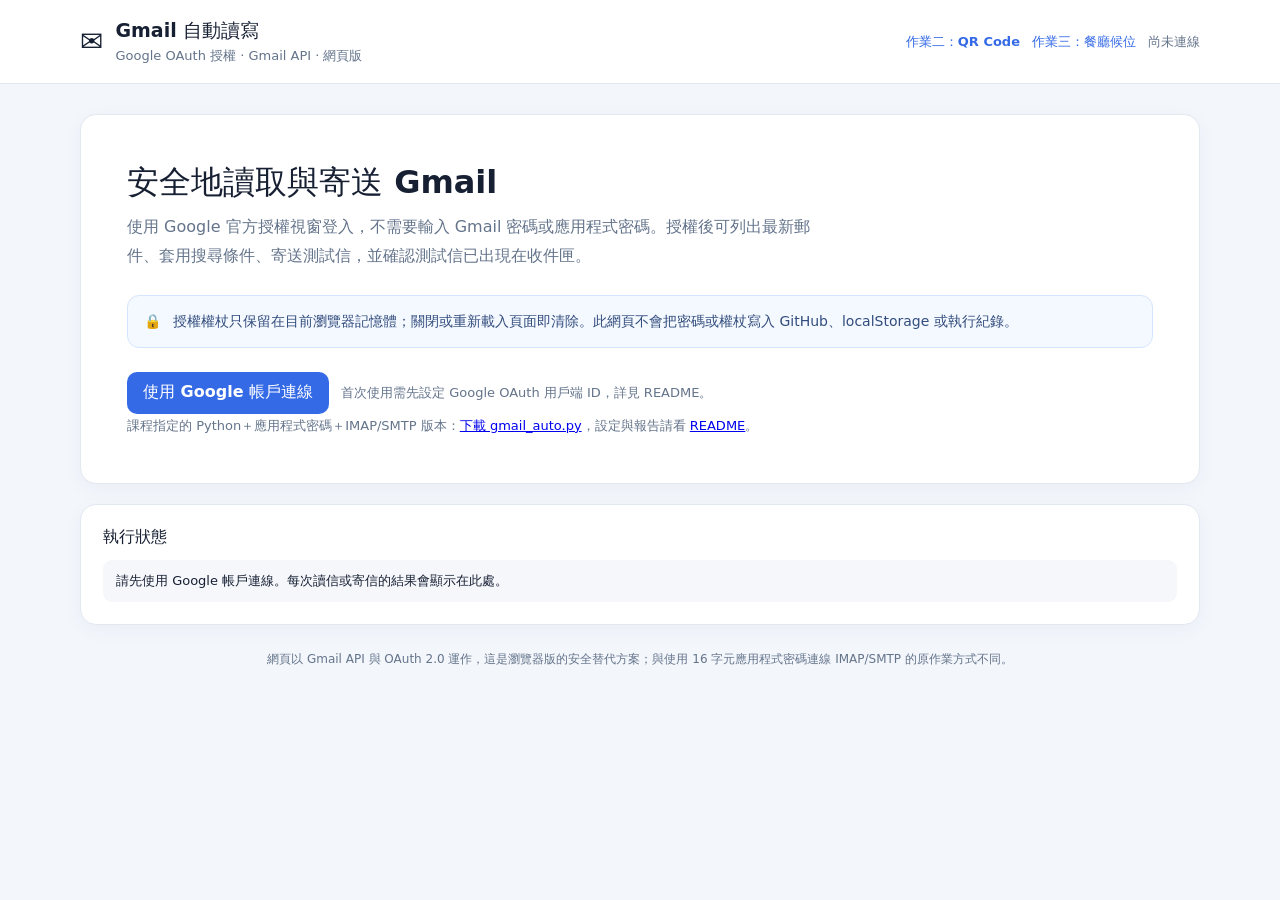
<file: index.html>
<!doctype html>
<html lang="zh-Hant">
<head>
  <meta charset="utf-8">
  <meta name="viewport" content="width=device-width, initial-scale=1">
  <meta name="color-scheme" content="light">
  <title>Gmail 自動讀寫</title>
  <style>
    :root {
      font-family: "Segoe UI", "Noto Sans TC", system-ui, sans-serif;
      color: #172033;
      background: #f3f6fb;
      font-synthesis: none;
      text-rendering: optimizeLegibility;
      --blue: #356ae6;
      --muted: #64748b;
      --line: #e2e8f0;
      --surface: #fff;
    }

    * { box-sizing: border-box; }

    body { margin: 0; min-width: 320px; }

    button, input, textarea { font: inherit; }

    button {
      min-height: 42px;
      padding: 0 16px;
      border: 0;
      border-radius: 10px;
      color: #fff;
      background: var(--blue);
      cursor: pointer;
      font-weight: 650;
    }

    button:hover:not(:disabled) { background: #2458d2; }
    button:disabled { cursor: not-allowed; opacity: .55; }
    button.secondary { color: #273449; background: #eaf0fb; }
    button.secondary:hover:not(:disabled) { background: #dce6f7; }
    button.danger { color: #a12e38; background: #fff0f0; }
    button.danger:hover:not(:disabled) { background: #ffe2e2; }

    header {
      display: flex;
      align-items: center;
      justify-content: space-between;
      gap: 20px;
      padding: 18px max(24px, calc((100% - 1120px) / 2));
      border-bottom: 1px solid var(--line);
      background: var(--surface);
    }

    .brand { display: flex; align-items: center; gap: 12px; }
    .brand-icon { font-size: 28px; }
    .brand h1 { margin: 0; font-size: 19px; }
    .brand p { margin: 3px 0 0; color: var(--muted); font-size: 13px; }
    .header-actions { display: flex; align-items: center; gap: 12px; }
    .account { color: var(--muted); font-size: 13px; }
    .assignment-link { color: var(--blue); font-size: 13px; font-weight: 650; text-decoration: none; }
    .assignment-link:hover { text-decoration: underline; }

    main { width: min(1120px, calc(100% - 32px)); margin: 30px auto 64px; }

    .welcome, .card {
      border: 1px solid var(--line);
      border-radius: 16px;
      background: var(--surface);
      box-shadow: 0 5px 20px rgb(34 55 90 / 4%);
    }

    .welcome { padding: clamp(24px, 5vw, 46px); }
    .welcome h2 { margin: 0 0 8px; font-size: clamp(23px, 4vw, 32px); }
    .welcome > p { max-width: 690px; margin: 0; color: var(--muted); line-height: 1.8; }

    .security-note {
      display: flex;
      gap: 12px;
      align-items: flex-start;
      margin: 24px 0;
      padding: 14px 16px;
      border: 1px solid #d6e5ff;
      border-radius: 12px;
      color: #324d7d;
      background: #f4f8ff;
      font-size: 14px;
      line-height: 1.65;
    }

    .welcome-actions { display: flex; flex-wrap: wrap; align-items: center; gap: 12px; }
    .setup-hint { color: var(--muted); font-size: 13px; }

    .workspace { display: grid; grid-template-columns: minmax(0, 1.35fr) minmax(300px, .8fr); gap: 20px; margin-top: 20px; }
    .workspace[hidden] { display: none; }
    .card { padding: 22px; }
    .card h2 { margin: 0; font-size: 18px; }
    .card-heading { display: flex; align-items: center; justify-content: space-between; gap: 12px; margin-bottom: 18px; }
    .filters { display: grid; grid-template-columns: 1fr 1fr auto; gap: 10px; margin-bottom: 16px; }
    label { display: block; margin-bottom: 6px; color: #475569; font-size: 12px; font-weight: 650; }
    .field { min-width: 0; }
    input, textarea {
      width: 100%;
      border: 1px solid #cbd5e1;
      border-radius: 9px;
      color: #172033;
      background: #fff;
    }
    input { height: 41px; padding: 0 11px; }
    textarea { min-height: 105px; padding: 10px 11px; resize: vertical; }
    input:focus, textarea:focus { border-color: var(--blue); outline: 3px solid rgb(53 106 230 / 13%); }
    .filter-button { align-self: end; }

    .mail-count { color: var(--muted); font-size: 12px; }
    .mail-list { display: grid; gap: 10px; }
    .mail-item { padding: 13px; border: 1px solid var(--line); border-radius: 11px; }
    .mail-meta { display: flex; justify-content: space-between; gap: 12px; color: var(--muted); font-size: 12px; }
    .mail-from { overflow: hidden; text-overflow: ellipsis; white-space: nowrap; }
    .mail-subject { margin: 7px 0 0; font-size: 14px; font-weight: 700; overflow-wrap: anywhere; }
    .empty-state { padding: 28px 12px; color: var(--muted); text-align: center; }
    .compose { display: grid; gap: 13px; }
    .compose button { justify-self: start; }
    .compose-help { margin: -4px 0 0; color: var(--muted); font-size: 12px; line-height: 1.6; }

    .activity { margin-top: 20px; }
    .activity h2 { margin: 0 0 12px; font-size: 16px; }
    #status { display: grid; gap: 8px; }
    .status-item { padding: 11px 13px; border-radius: 9px; background: #f5f7fb; font-size: 13px; line-height: 1.55; }
    .status-item.error { color: #922b35; background: #fff1f1; }
    .status-item.success { color: #21643b; background: #effaf2; }

    footer { margin-top: 24px; color: var(--muted); font-size: 12px; line-height: 1.7; text-align: center; }

    @media (max-width: 760px) {
      header { align-items: flex-start; padding: 14px 16px; }
      .header-actions { align-items: flex-end; flex-direction: column-reverse; gap: 7px; }
      .workspace { grid-template-columns: 1fr; }
      .filters { grid-template-columns: 1fr 1fr; }
      .filter-button { grid-column: 1 / -1; }
      .card { padding: 17px; }
      .setup-hint { flex-basis: 100%; }
    }

    @media (max-width: 420px) {
      .brand p { max-width: 190px; }
      .header-actions button { padding: 0 10px; font-size: 12px; }
      .filters { grid-template-columns: 1fr; }
      .filter-button { grid-column: auto; }
    }
  </style>
  <script src="https://accounts.google.com/gsi/client" async defer></script>
</head>
<body>
  <header>
    <div class="brand">
      <span class="brand-icon" aria-hidden="true">✉️</span>
      <div>
        <h1>Gmail 自動讀寫</h1>
        <p>Google OAuth 授權 · Gmail API · 網頁版</p>
      </div>
    </div>
    <div class="header-actions">
      <a class="assignment-link" href="./qrcode/">作業二：QR Code</a>
      <a class="assignment-link" href="./waitlist/">作業三：餐廳候位</a>
      <span id="account" class="account">尚未連線</span>
      <button id="signOut" class="secondary" type="button" hidden>登出並撤銷授權</button>
    </div>
  </header>

  <main>
    <section class="welcome" aria-labelledby="welcomeTitle">
      <h2 id="welcomeTitle">安全地讀取與寄送 Gmail</h2>
      <p>使用 Google 官方授權視窗登入，不需要輸入 Gmail 密碼或應用程式密碼。授權後可列出最新郵件、套用搜尋條件、寄送測試信，並確認測試信已出現在收件匣。</p>
      <div class="security-note">
        <span aria-hidden="true">🔒</span>
        <span>授權權杖只保留在目前瀏覽器記憶體；關閉或重新載入頁面即清除。此網頁不會把密碼或權杖寫入 GitHub、localStorage 或執行紀錄。</span>
      </div>
      <div class="welcome-actions">
        <button id="connect" type="button">使用 Google 帳戶連線</button>
        <span class="setup-hint">首次使用需先設定 Google OAuth 用戶端 ID，詳見 README。</span>
      </div>
      <p class="setup-hint">課程指定的 Python＋應用程式密碼＋IMAP/SMTP 版本：<a href="https://raw.githubusercontent.com/LAZY8870/-/main/gmail_auto.py">下載 gmail_auto.py</a>，設定與報告請看 <a href="https://github.com/LAZY8870/-/blob/main/README.md">README</a>。</p>
    </section>

    <section id="workspace" class="workspace" hidden aria-label="Gmail 工作區">
      <article class="card">
        <div class="card-heading">
          <h2>收件匣</h2>
          <span id="mailCount" class="mail-count">尚未讀取</span>
        </div>
        <div class="filters">
          <div class="field">
            <label for="subjectFilter">主旨關鍵字</label>
            <input id="subjectFilter" type="search" placeholder="例如：課程通知">
          </div>
          <div class="field">
            <label for="afterFilter">日期之後</label>
            <input id="afterFilter" type="date">
          </div>
          <button id="refresh" class="secondary filter-button" type="button">讀取最新 10 封</button>
        </div>
        <div id="mailList" class="mail-list" aria-live="polite">
          <div class="empty-state">登入後讀取收件匣。</div>
        </div>
      </article>

      <article class="card">
        <div class="card-heading">
          <h2>寄送測試信</h2>
        </div>
        <form id="compose" class="compose">
          <div class="field">
            <label for="recipient">收件者</label>
            <input id="recipient" name="recipient" type="email" autocomplete="email" required>
          </div>
          <div class="field">
            <label for="subject">主旨</label>
            <input id="subject" name="subject" type="text" maxlength="180" required>
          </div>
          <div class="field">
            <label for="body">內文</label>
            <textarea id="body" name="body" maxlength="10000" required></textarea>
          </div>
          <p class="compose-help">寄給目前登入的帳號時，會自動在收件匣搜尋這封信並顯示驗證結果。寄給其他人時只會回報 Gmail API 的寄送結果。</p>
          <button id="send" type="submit">寄出郵件</button>
        </form>
      </article>
    </section>

    <section class="card activity" aria-labelledby="activityTitle">
      <h2 id="activityTitle">執行狀態</h2>
      <div id="status" aria-live="polite">
        <div class="status-item">請先使用 Google 帳戶連線。每次讀信或寄信的結果會顯示在此處。</div>
      </div>
    </section>

    <footer>
      網頁以 Gmail API 與 OAuth 2.0 運作，這是瀏覽器版的安全替代方案；與使用 16 字元應用程式密碼連線 IMAP/SMTP 的原作業方式不同。
    </footer>
  </main>

  <script>
    "use strict";

    // Replace this with the OAuth 2.0 Web application client ID from Google Cloud.
    const GOOGLE_CLIENT_ID = "YOUR_GOOGLE_OAUTH_CLIENT_ID";
    const GMAIL_SCOPE = "https://www.googleapis.com/auth/gmail.readonly https://www.googleapis.com/auth/gmail.send";
    const API_ROOT = "https://gmail.googleapis.com/gmail/v1/users/me";
    const MAX_MESSAGES = 10;

    let tokenClient = null;
    let accessToken = null;
    let accountEmail = "";
    let operationBusy = false;

    const elements = {
      account: document.querySelector("#account"),
      connect: document.querySelector("#connect"),
      signOut: document.querySelector("#signOut"),
      workspace: document.querySelector("#workspace"),
      refresh: document.querySelector("#refresh"),
      mailCount: document.querySelector("#mailCount"),
      mailList: document.querySelector("#mailList"),
      subjectFilter: document.querySelector("#subjectFilter"),
      afterFilter: document.querySelector("#afterFilter"),
      compose: document.querySelector("#compose"),
      send: document.querySelector("#send"),
      recipient: document.querySelector("#recipient"),
      subject: document.querySelector("#subject"),
      body: document.querySelector("#body"),
      status: document.querySelector("#status"),
    };

    function report(message, kind = "info") {
      const item = document.createElement("div");
      item.className = `status-item${kind === "error" ? " error" : kind === "success" ? " success" : ""}`;
      item.textContent = `${new Date().toLocaleTimeString()}　${message}`;
      elements.status.prepend(item);
      while (elements.status.children.length > 8) {
        elements.status.lastElementChild.remove();
      }
    }

    function describeError(error) {
      const detail = error && error.message ? error.message : String(error);
      if (/401|invalid credentials|unauthenticated/i.test(detail)) {
        return "Google 授權已失效，請登出後重新連線。";
      }
      if (/403|insufficient|forbidden|permission/i.test(detail)) {
        return "Google 帳戶未授予所需 Gmail 權限，請重新連線並同意讀信及寄信權限。";
      }
      if (/failed to fetch|network|load failed/i.test(detail)) {
        return "網路連線失敗，請檢查網路後重試。";
      }
      return detail;
    }

    async function gmailRequest(path, options = {}) {
      if (!accessToken) {
        throw new Error("請先連線 Google 帳戶。");
      }
      const response = await fetch(`${API_ROOT}${path}`, {
        ...options,
        headers: {
          Authorization: `Bearer ${accessToken}`,
          ...(options.headers || {}),
        },
      });
      if (!response.ok) {
        const payload = await response.json().catch(() => ({}));
        const message = payload.error && payload.error.message
          ? payload.error.message
          : `Gmail API 回應錯誤（HTTP ${response.status}）。`;
        throw new Error(message);
      }
      if (response.status === 204) {
        return null;
      }
      return response.json();
    }

    function decodeBase64Url(value) {
      const normalized = value.replace(/-/g, "+").replace(/_/g, "/");
      const binary = atob(normalized);
      const bytes = Uint8Array.from(binary, character => character.charCodeAt(0));
      return new TextDecoder("utf-8").decode(bytes);
    }

    function getHeader(headers, name) {
      const header = (headers || []).find(item => item.name.toLowerCase() === name.toLowerCase());
      return header ? header.value : "";
    }

    function renderMessages(messages, inboxEstimate, resultSizeEstimate) {
      elements.mailList.replaceChildren();
      elements.mailCount.textContent = `收件匣約 ${inboxEstimate} 封 · 符合條件約 ${resultSizeEstimate} 封 · 顯示 ${messages.length} 封`;
      if (messages.length === 0) {
        const empty = document.createElement("div");
        empty.className = "empty-state";
        empty.textContent = "沒有符合條件的郵件。";
        elements.mailList.append(empty);
        return;
      }

      for (const message of messages) {
        const item = document.createElement("article");
        item.className = "mail-item";
        const meta = document.createElement("div");
        meta.className = "mail-meta";
        const sender = document.createElement("span");
        sender.className = "mail-from";
        sender.textContent = message.sender || "未知寄件者";
        const time = document.createElement("time");
        const parsedDate = Date.parse(message.date);
        time.textContent = Number.isNaN(parsedDate)
          ? message.date || ""
          : new Date(parsedDate).toLocaleString();
        meta.append(sender, time);
        const subject = document.createElement("p");
        subject.className = "mail-subject";
        subject.textContent = message.subject || "（無主旨）";
        item.append(meta, subject);
        elements.mailList.append(item);
      }
    }

    function buildSearchQuery() {
      const parts = ["in:inbox"];
      const subject = elements.subjectFilter.value.trim();
      const after = elements.afterFilter.value;
      if (subject) {
        parts.push(`subject:"${subject.replace(/["\\]/g, " ").trim()}"`);
      }
      if (after) {
        const [year, month, day] = after.split("-").map(Number);
        const dateValue = new Date(Date.UTC(year, month - 1, day));
        const afterEpoch = Math.floor(dateValue.getTime() / 1000);
        parts.push(`after:${afterEpoch}`);
      }
      return parts.join(" ");
    }

    async function loadMessages(query = buildSearchQuery()) {
      const [list, inbox] = await Promise.all([
        gmailRequest(`/messages?maxResults=${MAX_MESSAGES}&q=${encodeURIComponent(query)}`),
        gmailRequest("/messages?maxResults=1&q=in%3Ainbox"),
      ]);
      const messages = list.messages || [];
      const details = await Promise.all(messages.map(async message => {
        const detail = await gmailRequest(`/messages/${encodeURIComponent(message.id)}?format=metadata&metadataHeaders=From&metadataHeaders=Subject&metadataHeaders=Date`);
        return {
          id: detail.id,
          sender: getHeader(detail.payload.headers, "From"),
          subject: getHeader(detail.payload.headers, "Subject"),
          date: getHeader(detail.payload.headers, "Date"),
        };
      }));
      details.sort((first, second) => Date.parse(second.date) - Date.parse(first.date));
      renderMessages(details, inbox.resultSizeEstimate || 0, list.resultSizeEstimate || 0);
      return details;
    }

    function setBusy(busy) {
      operationBusy = busy;
      elements.refresh.disabled = busy || !accessToken;
      elements.send.disabled = busy || !accessToken;
      elements.connect.disabled = busy || Boolean(accessToken);
    }

    async function readInbox() {
      if (operationBusy || !accessToken) return;
      setBusy(true);
      try {
        const messages = await loadMessages();
        report(`讀取結果：已透過 Gmail API 讀取收件匣最新 ${messages.length} 封郵件。`, "success");
      } catch (error) {
        report(`讀取失敗：${describeError(error)}`, "error");
      } finally {
        setBusy(false);
      }
    }

    function toBase64(text) {
      const bytes = new TextEncoder().encode(text);
      let binary = "";
      for (const byte of bytes) binary += String.fromCharCode(byte);
      return btoa(binary);
    }

    function toBase64Url(text) {
      return toBase64(text).replace(/\+/g, "-").replace(/\//g, "_").replace(/=+$/g, "");
    }

    function encodeHeader(value) {
      const bytes = new TextEncoder().encode(value);
      let binary = "";
      for (const byte of bytes) binary += String.fromCharCode(byte);
      return `=?UTF-8?B?${btoa(binary)}?=`;
    }

    function createRawMessage(recipient, subject, body) {
      const safeRecipient = recipient.replace(/[\r\n]/g, "");
      const safeSubject = subject.replace(/[\r\n]/g, " ");
      const content = [
        `To: ${safeRecipient}`,
        `Subject: ${encodeHeader(safeSubject)}`,
        "MIME-Version: 1.0",
        "Content-Type: text/plain; charset=UTF-8",
        "Content-Transfer-Encoding: base64",
        "",
        toBase64(body),
      ].join("\r\n");
      return toBase64Url(content);
    }

    async function verifyMessage(subject) {
      const escaped = subject.replace(/["\\]/g, " ").trim();
      const query = `in:inbox from:me subject:"${escaped}" newer_than:2d`;
      const attempts = 5;
      for (let attempt = 0; attempt < attempts; attempt += 1) {
        const messages = await loadMessages(query);
        if (messages.some(message => message.subject === subject)) {
          return true;
        }
        if (attempt < attempts - 1) {
          await new Promise(resolve => setTimeout(resolve, 2000));
        }
      }
      return false;
    }

    async function sendMessage(event) {
      event.preventDefault();
      if (operationBusy || !accessToken) return;
      if (!elements.compose.reportValidity()) return;

      const recipient = elements.recipient.value.trim();
      const subject = elements.subject.value.trim();
      const body = elements.body.value;
      setBusy(true);
      try {
        await gmailRequest("/messages/send", {
          method: "POST",
          headers: { "Content-Type": "application/json" },
          body: JSON.stringify({ raw: createRawMessage(recipient, subject, body) }),
        });
        report(`寄送結果：Gmail API 已接受寄送至 ${recipient}，主旨「${subject}」。`, "success");

        if (recipient.toLowerCase() === accountEmail.toLowerCase()) {
          report("正在收件匣搜尋測試信，以驗證寄送結果……");
          const verified = await verifyMessage(subject);
          if (verified) {
            report("寄送後驗證成功：已在收件匣找到剛寄出的郵件。", "success");
          } else {
            report("寄送後驗證逾時：Gmail 已接受寄送，但尚未在收件匣找到該信。", "error");
          }
        } else {
          report("未執行收件匣驗證：網頁只能讀取目前登入帳號的郵件，無法確認其他收件者是否收到。");
        }
      } catch (error) {
        report(`寄送失敗：${describeError(error)}`, "error");
      } finally {
        setBusy(false);
      }
    }

    function connectGoogle() {
      if (GOOGLE_CLIENT_ID === "YOUR_GOOGLE_OAUTH_CLIENT_ID") {
        report("尚未設定 Google OAuth 用戶端 ID；請先依 README 完成 Google Cloud 設定。", "error");
        return;
      }
      if (!window.google || !window.google.accounts || !window.google.accounts.oauth2) {
        report("Google 授權程式尚未載入，請檢查網路連線後重試。", "error");
        return;
      }
      tokenClient = window.google.accounts.oauth2.initTokenClient({
        client_id: GOOGLE_CLIENT_ID,
        scope: GMAIL_SCOPE,
        callback: async response => {
          if (response.error) {
            report(`Google 授權失敗：${response.error}`, "error");
            return;
          }
          accessToken = response.access_token;
          try {
            const profile = await gmailRequest("/profile");
            accountEmail = profile.emailAddress || "";
            elements.account.textContent = accountEmail || "Google 帳戶已連線";
            elements.workspace.hidden = false;
            elements.signOut.hidden = false;
            elements.connect.hidden = true;
            elements.recipient.value = accountEmail;
            report(`Google 帳戶授權成功：${accountEmail || "已連線"}`, "success");
            await readInbox();
          } catch (error) {
            clearSession();
            report(`無法讀取帳號資訊：${describeError(error)}`, "error");
          }
        },
        error_callback: error => report(`無法開啟 Google 授權視窗：${error.type}`, "error"),
      });
      tokenClient.requestAccessToken({ prompt: "consent" });
    }

    function clearSession() {
      accessToken = null;
      accountEmail = "";
      elements.account.textContent = "尚未連線";
      elements.workspace.hidden = true;
      elements.signOut.hidden = true;
      elements.connect.hidden = false;
      elements.mailList.replaceChildren();
      elements.mailCount.textContent = "尚未讀取";
      const empty = document.createElement("div");
      empty.className = "empty-state";
      empty.textContent = "登入後讀取收件匣。";
      elements.mailList.append(empty);
      setBusy(false);
    }

    function disconnectGoogle() {
      if (accessToken && window.google && window.google.accounts) {
        window.google.accounts.oauth2.revoke(accessToken, () => {
          report("已撤銷 Google 授權並清除本頁工作階段。");
        });
      }
      clearSession();
    }

    elements.connect.addEventListener("click", connectGoogle);
    elements.signOut.addEventListener("click", disconnectGoogle);
    elements.refresh.addEventListener("click", readInbox);
    elements.compose.addEventListener("submit", sendMessage);
  </script>
</body>
</html>
</file>
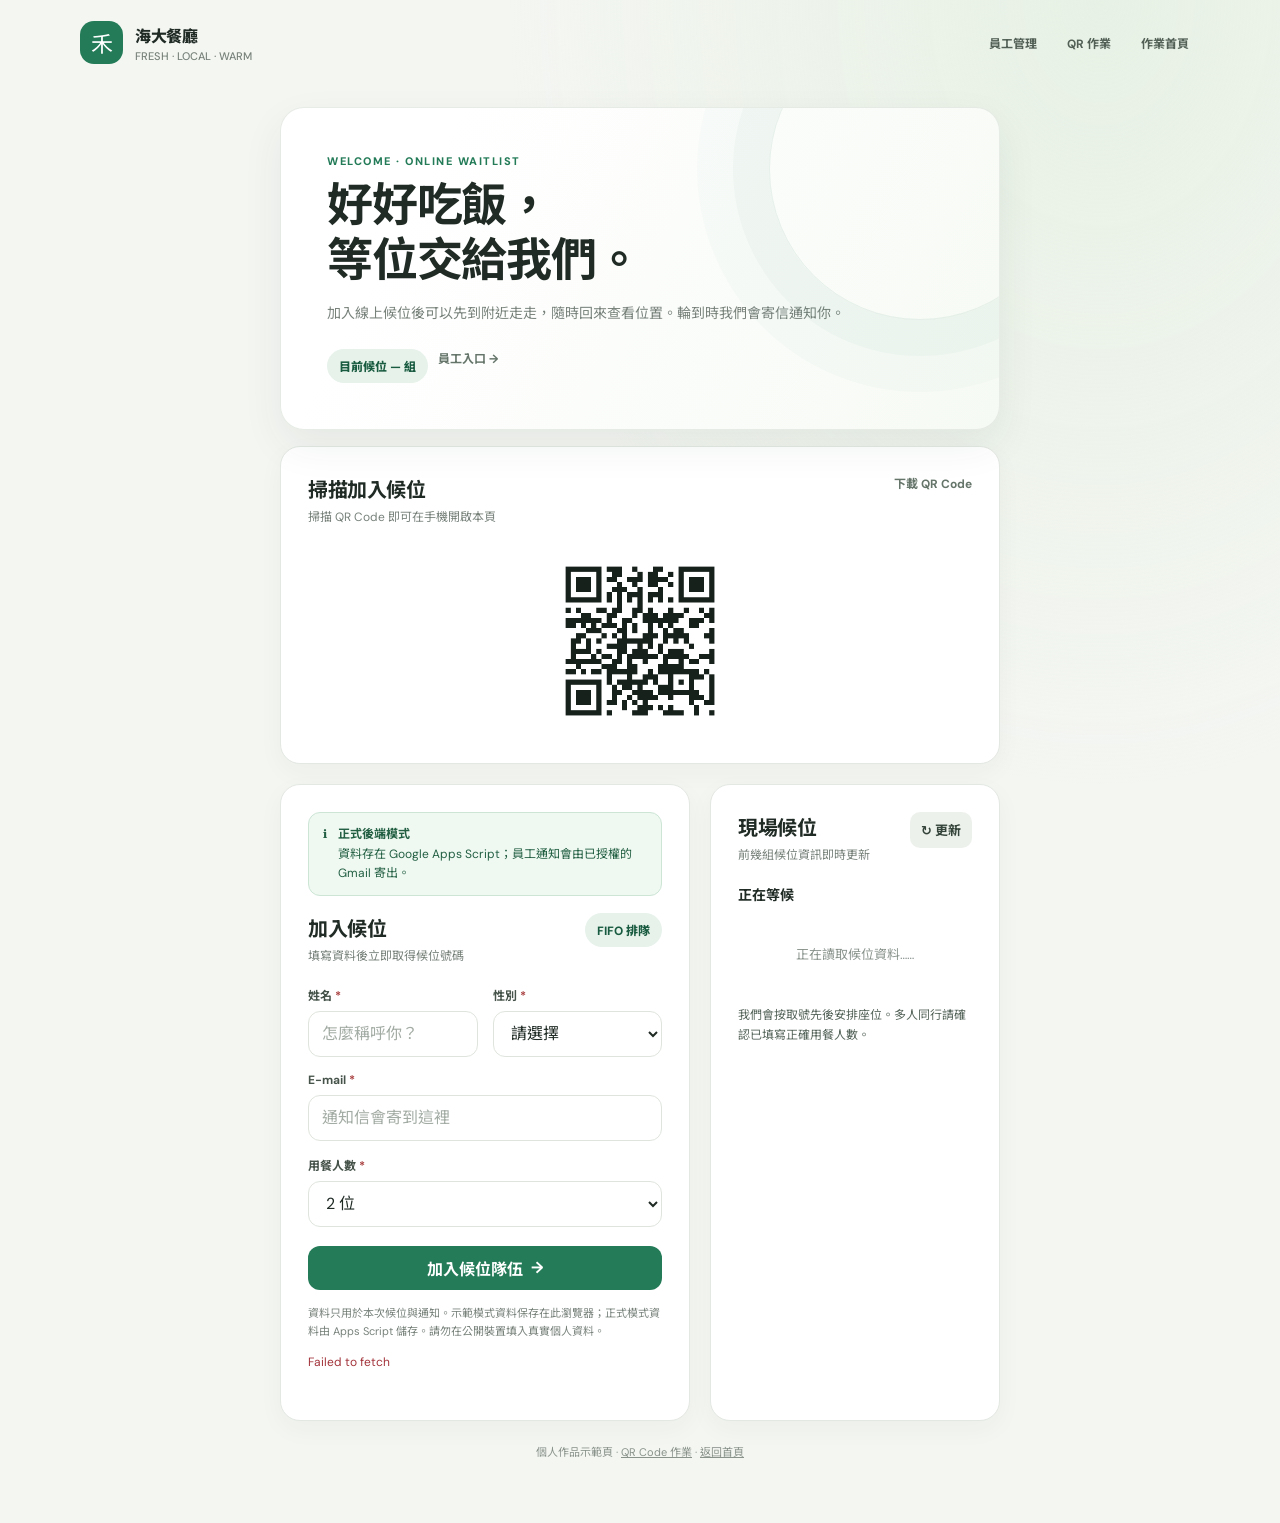
<file: waitlist/index.html>
<!doctype html>
<html lang="zh-Hant">
<head>
  <meta charset="utf-8">
  <meta name="viewport" content="width=device-width, initial-scale=1">
  <meta name="theme-color" content="#237b58">
  <meta name="description" content="海大餐廳線上候位，加入隊伍、查看候位狀態。">
  <title>海大餐廳｜線上候位</title>
  <link rel="stylesheet" href="./waitlist.css">
  <script src="./app.js" defer></script>
</head>
<body data-page="customer">
  <header class="topbar">
    <a class="brand" href="./">
      <span class="brand-mark" aria-hidden="true">禾</span>
      <span><span class="brand-title">海大餐廳</span><span class="brand-subtitle">FRESH · LOCAL · WARM</span></span>
    </a>
    <nav class="topbar-links" aria-label="主要導覽">
      <a href="./staff.html">員工管理</a>
      <a href="../qrcode/">QR 作業</a>
      <a href="../">作業首頁</a>
    </nav>
  </header>

  <main class="page page-narrow">
    <section class="hero">
      <p class="eyebrow">WELCOME · ONLINE WAITLIST</p>
      <h1>好好吃飯，<br>等位交給我們。</h1>
      <p>加入線上候位後可以先到附近走走，隨時回來查看位置。輪到時我們會寄信通知你。</p>
      <div class="hero-actions">
        <span class="wait-pill">目前候位 <span id="currentCount">—</span> 組</span>
        <a class="subtle-link" href="./staff.html">員工入口 →</a>
      </div>
    </section>

    <section class="card" style="margin-top:16px">
      <div class="card-heading">
        <div><h2>掃描加入候位</h2><p class="card-caption">掃描 QR Code 即可在手機開啟本頁</p></div>
        <a class="subtle-link" href="./qr_waitlist_demo.png" download>下載 QR Code</a>
      </div>
      <img src="./qr_waitlist_demo.png" alt="海大餐廳候位頁 QR Code" width="190" height="190" style="display:block;width:min(190px,100%);height:auto;margin:auto;border-radius:12px">
    </section>

    <section class="main-grid">
      <article class="card">
        <div class="mode-banner" id="modeBanner" role="note">
          <span aria-hidden="true">ℹ</span>
          <div><strong>示範模式</strong><span data-mode-description>候位資料只存在此瀏覽器，不會跨裝置同步，也不會真的寄送通知信。</span></div>
        </div>
        <div class="card-heading">
          <div><h2>加入候位</h2><p class="card-caption">填寫資料後立即取得候位號碼</p></div>
          <span class="wait-pill">FIFO 排隊</span>
        </div>

        <form id="joinForm" novalidate>
          <div class="field-grid">
            <div class="field">
              <label for="customerName">姓名 <span class="required">*</span></label>
              <input id="customerName" name="name" autocomplete="name" maxlength="60" placeholder="怎麼稱呼你？" required>
            </div>
            <div class="field">
              <label for="customerGender">性別 <span class="required">*</span></label>
              <select id="customerGender" name="gender" required>
                <option value="" selected disabled>請選擇</option>
                <option value="男">男</option>
                <option value="女">女</option>
                <option value="其他">其他／不便透露</option>
              </select>
            </div>
            <div class="field field-wide">
              <label for="customerEmail">E-mail <span class="required">*</span></label>
              <input id="customerEmail" name="email" type="email" autocomplete="email" maxlength="254" placeholder="通知信會寄到這裡" required>
            </div>
            <div class="field field-wide">
              <label for="partySize">用餐人數 <span class="required">*</span></label>
              <select id="partySize" name="party_size" required>
                <option value="1">1 位</option>
                <option value="2" selected>2 位</option>
                <option value="3">3 位</option>
                <option value="4">4 位</option>
                <option value="5">5 位</option>
                <option value="6">6 位</option>
                <option value="7">7 位</option>
                <option value="8">8 位</option>
                <option value="9">9 位</option>
                <option value="10">10 位</option>
              </select>
            </div>
          </div>
          <div class="form-actions"><button id="joinButton" type="submit">加入候位隊伍 <span aria-hidden="true">→</span></button></div>
          <p class="privacy-note">資料只用於本次候位與通知。示範模式資料保存在此瀏覽器；正式模式資料由 Apps Script 儲存。請勿在公開裝置填入真實個人資料。</p>
        </form>

        <section id="ticketPanel" class="ticket" hidden aria-live="polite">
          <div class="ticket-top">
            <div><p class="eyebrow">YOUR WAITING NUMBER</p><strong id="ticketNumber" class="ticket-number">#—</strong></div>
            <div class="ticket-position"><div><strong id="ticketAhead">0</strong><span>組在你前面</span></div></div>
          </div>
          <span id="ticketStatus" class="ticket-status">候位中</span>
          <div class="ticket-footer">
            <span id="ticketName"></span> · <span id="ticketParty"></span><br>
            候位狀態每 5 秒自動更新，收到通知後請儘速到櫃台報到。
          </div>
          <div class="ticket-actions"><button id="cancelTicket" class="secondary subtle" type="button">取消我的候位</button></div>
        </section>
        <p id="notice" class="notice" role="status" aria-live="polite"></p>
      </article>

      <aside class="card">
        <div class="card-heading">
          <div><h2>現場候位</h2><p class="card-caption">前幾組候位資訊即時更新</p></div>
          <button id="refreshQueue" class="secondary subtle" type="button" aria-label="重新整理候位">↻ 更新</button>
        </div>
        <div class="queue-preview">
          <h3>正在等候</h3>
          <div id="queueList" class="queue-list"><div class="empty-state">正在讀取候位資料……</div></div>
        </div>
        <div class="notice">我們會按取號先後安排座位。多人同行請確認已填寫正確用餐人數。</div>
      </aside>
    </section>

    <p class="footer">個人作品示範頁 · <a href="../qrcode/">QR Code 作業</a> · <a href="../">返回首頁</a></p>
  </main>
</body>
</html>
</file>
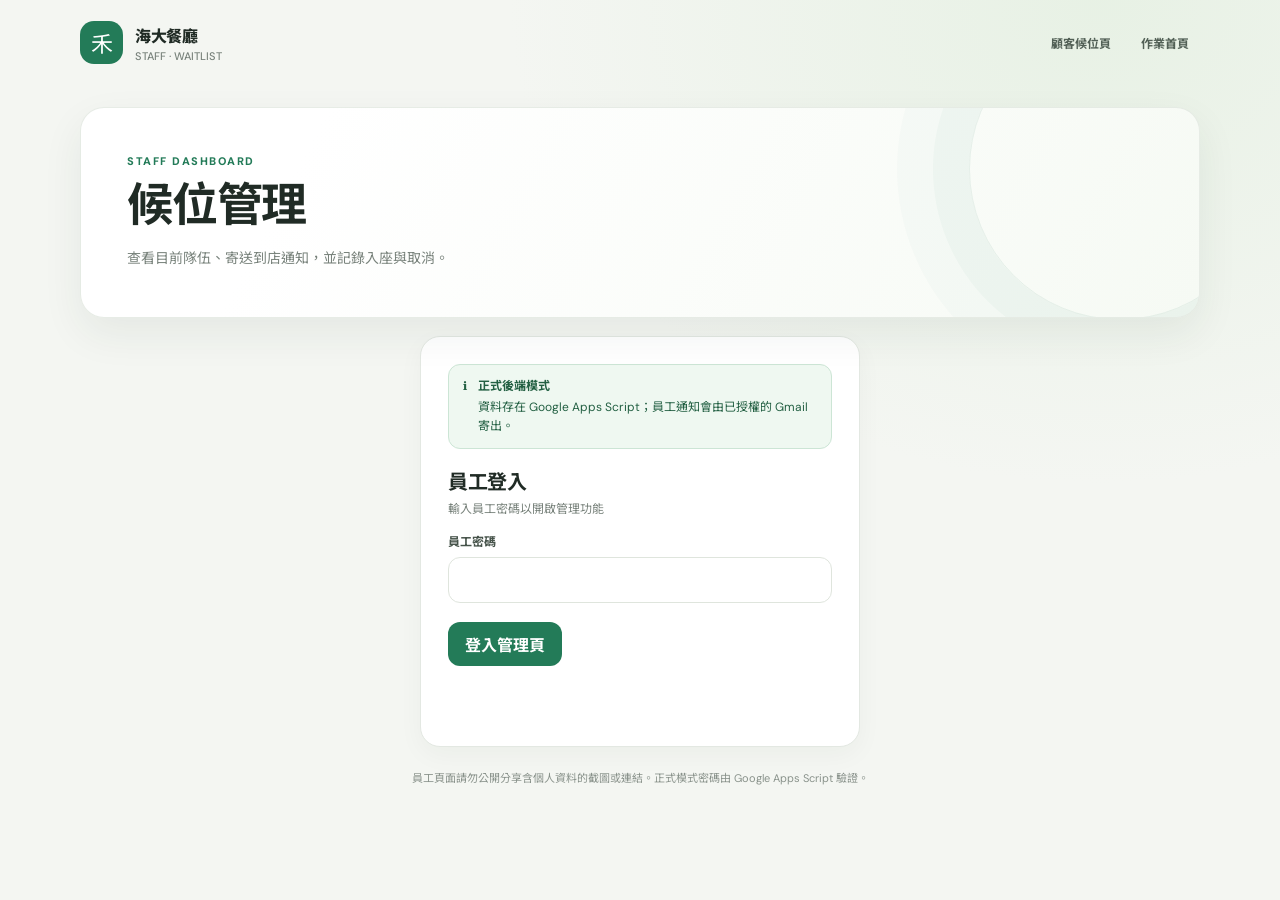
<file: waitlist/staff.html>
<!doctype html>
<html lang="zh-Hant">
<head>
  <meta charset="utf-8">
  <meta name="viewport" content="width=device-width, initial-scale=1">
  <meta name="theme-color" content="#237b58">
  <meta name="description" content="海大餐廳員工候位管理。">
  <title>海大餐廳｜員工管理</title>
  <link rel="stylesheet" href="./waitlist.css">
  <script src="./app.js" defer></script>
</head>
<body data-page="staff">
  <header class="topbar">
    <a class="brand" href="./">
      <span class="brand-mark" aria-hidden="true">禾</span>
      <span><span class="brand-title">海大餐廳</span><span class="brand-subtitle">STAFF · WAITLIST</span></span>
    </a>
    <nav class="topbar-links" aria-label="主要導覽">
      <a href="./">顧客候位頁</a>
      <a href="../">作業首頁</a>
    </nav>
  </header>

  <main class="page">
    <section class="hero">
      <p class="eyebrow">STAFF DASHBOARD</p>
      <h1>候位管理</h1>
      <p>查看目前隊伍、寄送到店通知，並記錄入座與取消。</p>
    </section>

    <section class="card login-panel">
      <div class="mode-banner" id="modeBanner" role="note">
        <span aria-hidden="true">ℹ</span>
        <div><strong>示範模式</strong><span data-mode-description>候位資料只存在此瀏覽器，不會跨裝置同步，也不會真的寄送通知信。</span></div>
      </div>
      <form id="staffLoginForm">
        <h2>員工登入</h2>
        <p class="card-caption">輸入員工密碼以開啟管理功能</p>
        <div class="field">
          <label for="staffPassword">員工密碼</label>
          <input id="staffPassword" type="password" autocomplete="current-password" maxlength="128" required>
          <p class="field-hint" data-demo-mode-note>示範模式密碼為 <code>staff</code>；僅供本瀏覽器展示，非正式安全驗證。</p>
        </div>
        <div class="form-actions"><button type="submit">登入管理頁</button></div>
      </form>
      <p id="staffNotice" class="notice" role="status" aria-live="polite"></p>
    </section>

    <section id="staffPanel" class="page" hidden style="padding:0">
      <article class="card">
        <div class="toolbar">
          <div><h2>候位 Queue</h2><p class="card-caption">FIFO 先進先出 · 每 5 秒自動更新</p></div>
          <div class="toolbar-actions">
            <button id="refreshStaff" class="secondary subtle" type="button">↻ 更新</button>
            <button id="logoutStaff" class="secondary subtle" type="button">登出</button>
          </div>
        </div>
        <div class="stat-grid staff-summary">
          <div class="stat-box"><strong id="staffCount" class="stat-value">0</strong><span class="stat-label">目前候位</span></div>
          <div class="stat-box"><strong id="joinedCount" class="stat-value">0</strong><span class="stat-label">今日取號</span></div>
          <div class="stat-box"><strong id="seatedCount" class="stat-value">0</strong><span class="stat-label">今日入座</span></div>
          <div class="stat-box"><strong id="cancelledCount" class="stat-value">0</strong><span class="stat-label">今日取消</span></div>
        </div>
        <div class="table-wrap">
          <table class="queue-table">
            <thead>
              <tr><th>號碼</th><th>顧客 / E-mail</th><th>性別</th><th>人數</th><th>候位時間</th><th>狀態</th><th>操作</th></tr>
            </thead>
            <tbody id="staffQueue"><tr><td class="empty-state" colspan="7">登入後載入候位資料。</td></tr></tbody>
          </table>
        </div>
        <p id="staffActionNotice" class="notice" role="status" aria-live="polite"></p>
      </article>

      <article class="card" style="margin-top:18px">
        <div class="card-heading"><div><h2>事件紀錄</h2><p class="card-caption">最近 40 筆候位、通知、入座與取消操作</p></div><span class="wait-pill">平均等候 <span id="averageWait">0 分</span></span></div>
        <div id="eventLog" class="history-list"><div class="empty-state">尚無操作紀錄。</div></div>
        <div class="demo-tools"><button id="resetDemo" class="danger subtle" type="button">清除示範資料</button></div>
      </article>
    </section>

    <p class="footer">員工頁面請勿公開分享含個人資料的截圖或連結。正式模式密碼由 Google Apps Script 驗證。</p>
  </main>
</body>
</html>
</file>
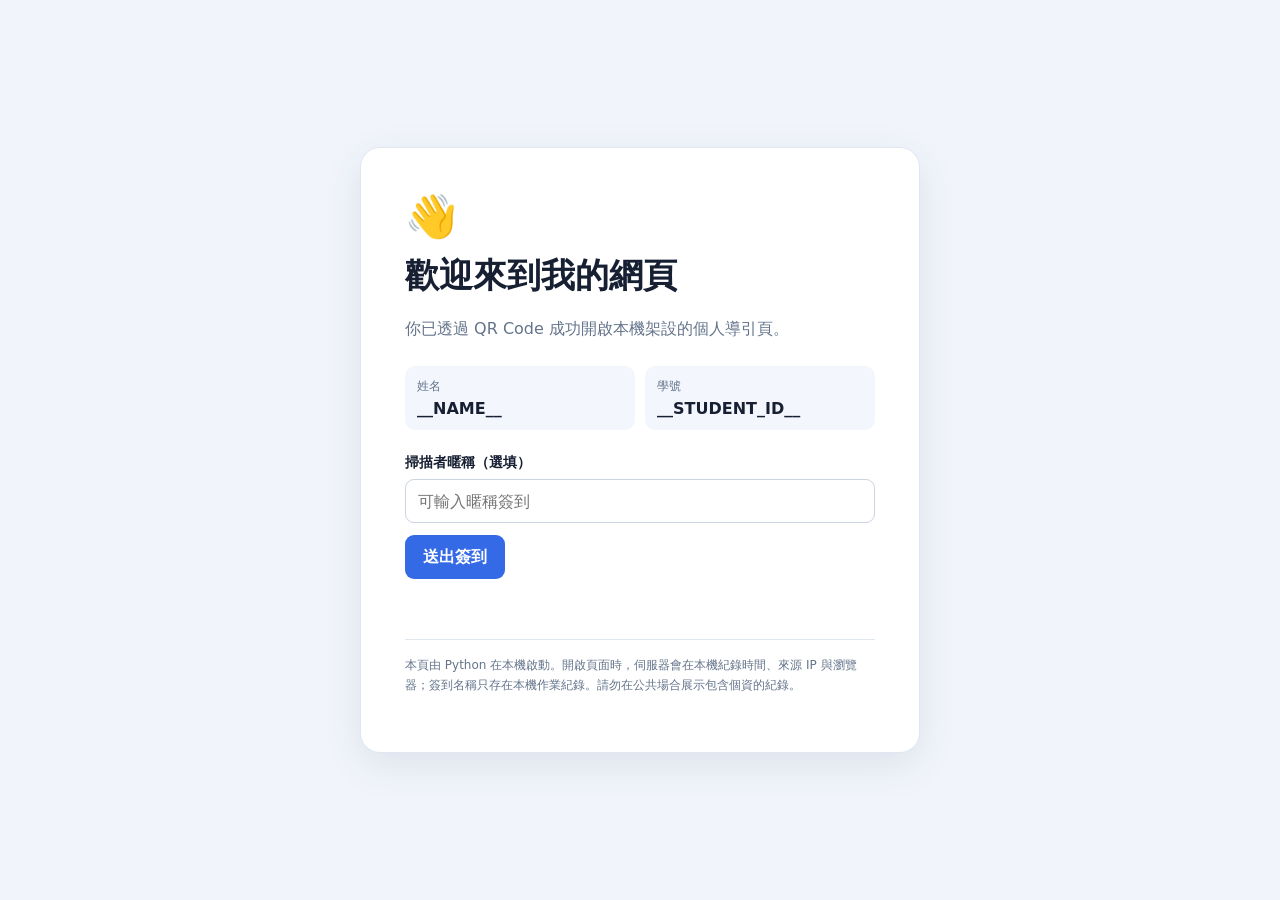
<file: qrcode/site/index.template.html>
<!doctype html>
<html lang="zh-Hant">
<head>
  <meta charset="utf-8">
  <meta name="viewport" content="width=device-width, initial-scale=1">
  <title>我的 QR Code 導引網頁</title>
  <style>
    :root { font-family: "Segoe UI", "Noto Sans TC", system-ui, sans-serif; color: #172033; background: #f1f5fb; }
    * { box-sizing: border-box; }
    body { margin: 0; min-height: 100vh; display: grid; place-items: center; padding: 20px; }
    main { width: min(560px, 100%); padding: clamp(24px, 7vw, 44px); border: 1px solid #dfe7f2; border-radius: 20px; background: #fff; box-shadow: 0 12px 40px rgb(26 47 79 / 9%); }
    .icon { font-size: 42px; }
    h1 { margin: 12px 0 6px; font-size: clamp(24px, 5vw, 34px); }
    .intro, .help { color: #64748b; line-height: 1.7; }
    .profile { display: grid; grid-template-columns: 1fr 1fr; gap: 10px; margin: 24px 0; }
    .profile div { padding: 12px; border-radius: 10px; background: #f3f6fc; }
    .profile dt { color: #64748b; font-size: 12px; }
    .profile dd { margin: 4px 0 0; font-size: 16px; font-weight: 700; overflow-wrap: anywhere; }
    label { display: block; margin-bottom: 7px; font-size: 14px; font-weight: 650; }
    input { width: 100%; height: 44px; padding: 0 12px; border: 1px solid #cbd5e1; border-radius: 9px; font: inherit; }
    button { min-height: 44px; margin-top: 12px; padding: 0 18px; border: 0; border-radius: 9px; color: #fff; background: #356ae6; font: inherit; font-weight: 650; cursor: pointer; }
    button:hover { background: #2458d2; }
    #message { min-height: 24px; margin-top: 12px; color: #21643b; font-size: 13px; }
    .privacy { margin-top: 24px; padding-top: 16px; border-top: 1px solid #e2e8f0; color: #64748b; font-size: 12px; line-height: 1.65; }
    @media (max-width: 430px) { .profile { grid-template-columns: 1fr; } }
  </style>
</head>
<body>
  <main>
    <div class="icon" aria-hidden="true">👋</div>
    <h1>歡迎來到我的網頁</h1>
    <p class="intro">你已透過 QR Code 成功開啟本機架設的個人導引頁。</p>
    <dl class="profile">
      <div><dt>姓名</dt><dd id="name">__NAME__</dd></div>
      <div><dt>學號</dt><dd id="studentId">__STUDENT_ID__</dd></div>
    </dl>
    <form id="checkinForm">
      <label for="visitor">掃描者暱稱（選填）</label>
      <input id="visitor" name="visitor" maxlength="40" autocomplete="nickname" placeholder="可輸入暱稱簽到">
      <button type="submit">送出簽到</button>
    </form>
    <div id="message" aria-live="polite"></div>
    <p class="privacy">本頁由 Python 在本機啟動。開啟頁面時，伺服器會在本機紀錄時間、來源 IP 與瀏覽器；簽到名稱只存在本機作業紀錄。請勿在公共場合展示包含個資的紀錄。</p>
  </main>
  <script>
    "use strict";
    const form = document.querySelector("#checkinForm");
    const message = document.querySelector("#message");
    form.addEventListener("submit", async event => {
      event.preventDefault();
      const visitor = document.querySelector("#visitor").value.trim();
      try {
        const response = await fetch("/api/checkins", {
          method: "POST",
          headers: { "Content-Type": "application/json" },
          body: JSON.stringify({ visitor }),
        });
        if (!response.ok) throw new Error("本機伺服器未回應簽到。");
        const result = await response.json();
        message.textContent = `簽到成功！目前收到 ${result.total} 次簽到。`;
      } catch (error) {
        message.textContent = error instanceof Error ? error.message : "簽到失敗。";
      }
    });
  </script>
</body>
</html>
</file>
<file: waitlist/waitlist.css>
@import url("https://fonts.googleapis.com/css2?family=DM+Sans:wght@400;500;600;700&family=Noto+Sans+TC:wght@400;500;600;700;800&display=swap");

:root {
  color-scheme: light;
  font-family: "DM Sans", "Noto Sans TC", system-ui, sans-serif;
  color: #202b25;
  background: #f4f6f2;
  font-synthesis: none;
  text-rendering: optimizeLegibility;
  --green: #237b58;
  --green-dark: #185b40;
  --mint: #e7f2eb;
  --ink: #202b25;
  --muted: #78827b;
  --line: #e3e8e2;
  --paper: #fff;
  --orange: #a45c17;
  --red: #aa4141;
  --shadow: 0 16px 42px rgb(34 50 38 / 7%);
}

* { box-sizing: border-box; }

body {
  min-width: 320px;
  min-height: 100vh;
  margin: 0;
  background:
    radial-gradient(ellipse at 86% 0%, rgb(226 239 223 / 70%), transparent 37rem),
    #f4f6f2;
}

button, input, select { font: inherit; }
button, a { -webkit-tap-highlight-color: transparent; }

button {
  display: inline-flex;
  min-height: 44px;
  align-items: center;
  justify-content: center;
  gap: 8px;
  padding: 0 17px;
  border: 0;
  border-radius: 12px;
  color: #fff;
  background: var(--green);
  cursor: pointer;
  font-weight: 700;
  transition: background .16s ease, transform .16s ease, box-shadow .16s ease;
}

button:hover:not(:disabled) {
  background: var(--green-dark);
  box-shadow: 0 7px 16px rgb(35 123 88 / 16%);
  transform: translateY(-1px);
}

button:disabled { cursor: not-allowed; opacity: .5; }
button.secondary { color: #34443a; background: #edf1ec; }
button.secondary:hover:not(:disabled) { background: #e0e8df; box-shadow: none; }
button.subtle { min-height: 36px; padding: 0 11px; border-radius: 10px; font-size: 13px; }
button.danger { color: var(--red); background: #fbefed; }
button.danger:hover:not(:disabled) { background: #f6dfdc; box-shadow: none; }

a { color: var(--green); }

.topbar {
  display: flex;
  width: min(1120px, calc(100% - 36px));
  align-items: center;
  justify-content: space-between;
  gap: 16px;
  margin: 0 auto;
  padding: 21px 0;
}

.brand { display: flex; align-items: center; gap: 12px; color: var(--ink); text-decoration: none; }
.brand-mark { display: grid; width: 43px; height: 43px; place-items: center; border-radius: 14px; color: white; background: var(--green); font-size: 22px; }
.brand-title { display: block; font-size: 16px; font-weight: 800; letter-spacing: -.3px; }
.brand-subtitle { display: block; margin-top: 2px; color: var(--muted); font-size: 11px; font-weight: 500; }
.topbar-links { display: flex; flex-wrap: wrap; align-items: center; gap: 8px; }
.topbar-links a { padding: 9px 11px; border-radius: 10px; color: #526056; font-size: 12px; font-weight: 700; text-decoration: none; }
.topbar-links a:hover { background: rgb(255 255 255 / 75%); }

.page { width: min(1120px, calc(100% - 36px)); margin: 22px auto 62px; }
.page-narrow { width: min(720px, calc(100% - 36px)); }

.hero {
  position: relative;
  overflow: hidden;
  padding: clamp(24px, 5vw, 46px);
  border: 1px solid rgb(226 232 224 / 80%);
  border-radius: 24px;
  background: linear-gradient(118deg, #fff 20%, #f6faf4 100%);
  box-shadow: var(--shadow);
}

.hero::after {
  position: absolute;
  top: -90px;
  right: -72px;
  width: 300px;
  height: 300px;
  border: 1px solid rgb(35 123 88 / 9%);
  border-radius: 50%;
  box-shadow: 0 0 0 36px rgb(35 123 88 / 3%), 0 0 0 72px rgb(35 123 88 / 2%);
  content: "";
  pointer-events: none;
}

.eyebrow { margin: 0 0 10px; color: var(--green); font-size: 11px; font-weight: 800; letter-spacing: 1.5px; }
.hero h1 { max-width: 710px; margin: 0; font-size: clamp(28px, 5vw, 46px); letter-spacing: -1.2px; line-height: 1.2; }
.hero p:not(.eyebrow) { max-width: 660px; margin: 13px 0 0; color: var(--muted); font-size: 14px; line-height: 1.8; }
.hero-actions { display: flex; flex-wrap: wrap; gap: 10px; margin-top: 22px; }

.main-grid { display: grid; grid-template-columns: minmax(0, 1fr) minmax(290px, .7fr); gap: 20px; margin-top: 20px; }
.card {
  padding: clamp(20px, 3vw, 27px);
  border: 1px solid var(--line);
  border-radius: 20px;
  background: var(--paper);
  box-shadow: 0 8px 26px rgb(34 50 38 / 4%);
}

.card h2 { margin: 0; font-size: 20px; letter-spacing: -.4px; }
.card h3 { margin: 0; font-size: 16px; }
.card-heading { display: flex; align-items: flex-start; justify-content: space-between; gap: 14px; margin-bottom: 19px; }
.card-caption { margin: 5px 0 0; color: var(--muted); font-size: 12px; line-height: 1.6; }
.wait-pill { padding: 8px 12px; border-radius: 30px; color: var(--green-dark); background: var(--mint); font-size: 12px; font-weight: 800; white-space: nowrap; }
.field-grid { display: grid; grid-template-columns: 1fr 1fr; gap: 15px; }
.field { min-width: 0; }
.field-wide { grid-column: 1 / -1; }
.field label { display: block; margin-bottom: 7px; color: #46534a; font-size: 12px; font-weight: 700; }
.required { color: var(--red); }
.field input, .field select {
  width: 100%;
  min-height: 46px;
  padding: 0 13px;
  border: 1px solid #dfe5dd;
  border-radius: 12px;
  outline: none;
  color: var(--ink);
  background: #fff;
}
.field input:focus, .field select:focus { border-color: #75b194; box-shadow: 0 0 0 3px rgb(35 123 88 / 10%); }
.field input::placeholder { color: #a3aca4; }
.field-hint { margin: 6px 0 0; color: var(--muted); font-size: 11px; line-height: 1.5; }
.form-actions { display: flex; flex-wrap: wrap; gap: 10px; margin-top: 19px; }
.form-actions button { flex: 1; }
.privacy-note { margin: 14px 0 0; color: var(--muted); font-size: 11px; line-height: 1.65; }

.ticket {
  padding: 22px;
  border: 1px solid #cee4d2;
  border-radius: 16px;
  background: linear-gradient(135deg, #f3fbf2, #fff);
}
.ticket[hidden], [hidden] { display: none !important; }
.ticket-top { display: flex; align-items: flex-start; justify-content: space-between; gap: 12px; }
.ticket-number { display: block; margin-top: 4px; color: var(--green-dark); font-size: 35px; font-weight: 800; letter-spacing: -1px; }
.ticket-position { display: grid; min-width: 86px; min-height: 74px; place-items: center; padding: 10px; border-radius: 14px; color: var(--green-dark); background: #e5f3e7; text-align: center; }
.ticket-position strong { display: block; font-size: 24px; }
.ticket-position span { font-size: 10px; }
.ticket-status { display: inline-flex; align-items: center; gap: 6px; margin-top: 13px; padding: 7px 10px; border-radius: 20px; color: #76501d; background: #fff3d8; font-size: 11px; font-weight: 800; }
.ticket-status.notified { color: #175f46; background: #dff3e9; }
.ticket-footer { margin-top: 15px; color: var(--muted); font-size: 12px; line-height: 1.7; }
.ticket-actions { margin-top: 12px; }

.stat-grid { display: grid; grid-template-columns: repeat(2, 1fr); gap: 10px; }
.stat-box { padding: 15px; border-radius: 14px; background: #f4f7f2; }
.stat-value { display: block; font-size: 25px; font-weight: 800; letter-spacing: -.7px; }
.stat-label { display: block; margin-top: 3px; color: var(--muted); font-size: 11px; }
.queue-preview { margin-top: 19px; }
.queue-preview h3 { margin-bottom: 12px; font-size: 14px; }
.queue-list { display: grid; gap: 8px; }
.queue-row { display: flex; align-items: center; justify-content: space-between; gap: 12px; padding: 11px 12px; border: 1px solid #edf0ea; border-radius: 12px; }
.queue-row-name { font-size: 13px; font-weight: 700; }
.queue-row-time { margin-top: 3px; color: var(--muted); font-size: 10px; }
.queue-number { color: var(--green); font-size: 13px; font-weight: 800; }
.empty-state { padding: 28px 12px; color: #8a948d; text-align: center; font-size: 13px; line-height: 1.65; }
.mode-banner { display: flex; align-items: flex-start; gap: 10px; margin-bottom: 17px; padding: 12px 14px; border: 1px solid #efdfb9; border-radius: 12px; color: #72531d; background: #fff9eb; font-size: 12px; line-height: 1.6; }
.mode-banner.live { border-color: #cce5d5; color: #236043; background: #eff8f1; }
.mode-banner strong { display: block; margin-bottom: 1px; }
.mode-banner[hidden] { display: none; }
.notice {
  min-height: 28px;
  margin-top: 13px;
  color: #58675d;
  font-size: 12px;
  line-height: 1.65;
}
.notice.error { color: #a2333a; }
.notice.success { color: #23704d; }

.staff-summary { display: grid; grid-template-columns: repeat(4, 1fr); gap: 10px; margin-bottom: 16px; }
.staff-summary .stat-box { padding: 12px; }
.staff-summary .stat-value { font-size: 22px; }
.table-wrap { overflow-x: auto; border: 1px solid var(--line); border-radius: 14px; }
.queue-table { width: 100%; border-collapse: collapse; font-size: 12px; white-space: nowrap; }
.queue-table th { padding: 11px 12px; color: #69756c; background: #f7f9f6; font-size: 10px; font-weight: 700; text-align: left; }
.queue-table td { padding: 12px; border-top: 1px solid #edf0ea; }
.queue-table tr:first-child td { border-top: 0; }
.person-name { font-weight: 700; }
.person-email { margin-top: 3px; color: var(--muted); font-size: 10px; }
.status-chip { display: inline-flex; padding: 5px 8px; border-radius: 20px; color: #7a541b; background: #fff1d2; font-size: 10px; font-weight: 700; }
.status-chip.notified { color: #216344; background: #e3f4e9; }
.row-actions { display: flex; gap: 6px; }
.row-actions button { min-height: 32px; padding: 0 9px; font-size: 10px; }
.login-panel { width: min(440px, 100%); margin: 18px auto 0; }
.login-panel .field { margin-top: 13px; }
.login-panel .form-actions button { flex: initial; }
.toolbar { display: flex; flex-wrap: wrap; align-items: center; justify-content: space-between; gap: 10px; margin-bottom: 13px; }
.toolbar-actions { display: flex; flex-wrap: wrap; gap: 8px; }
.subtle-link { color: #65756a; font-size: 12px; font-weight: 700; text-decoration: none; }
.subtle-link:hover { color: var(--green); }
.history-list { display: grid; gap: 7px; max-height: 260px; overflow-y: auto; }
.history-item { padding: 10px 12px; border-radius: 10px; background: #f7f9f6; font-size: 11px; line-height: 1.5; }
.history-time { color: var(--muted); }
.demo-tools { display: flex; flex-wrap: wrap; gap: 8px; margin-top: 16px; }
.footer { margin: 22px 0 0; color: #89928b; font-size: 11px; line-height: 1.7; text-align: center; }
.footer a { color: inherit; }

@media (max-width: 820px) {
  .main-grid { grid-template-columns: 1fr; }
  .staff-summary { grid-template-columns: repeat(2, 1fr); }
}

@media (max-width: 560px) {
  .topbar { width: min(100% - 28px, 1120px); padding: 15px 0; }
  .brand-mark { width: 39px; height: 39px; }
  .brand-title { font-size: 14px; }
  .topbar-links { gap: 2px; }
  .topbar-links a { padding: 8px 7px; font-size: 10px; }
  .page, .page-narrow { width: min(100% - 24px, 1120px); margin-top: 12px; }
  .hero { border-radius: 19px; }
  .card { border-radius: 17px; }
  .field-grid { grid-template-columns: 1fr; gap: 12px; }
  .field-wide { grid-column: auto; }
  .form-actions { flex-direction: column; }
  .form-actions button { width: 100%; }
  .card-heading { margin-bottom: 15px; }
}
</file>
